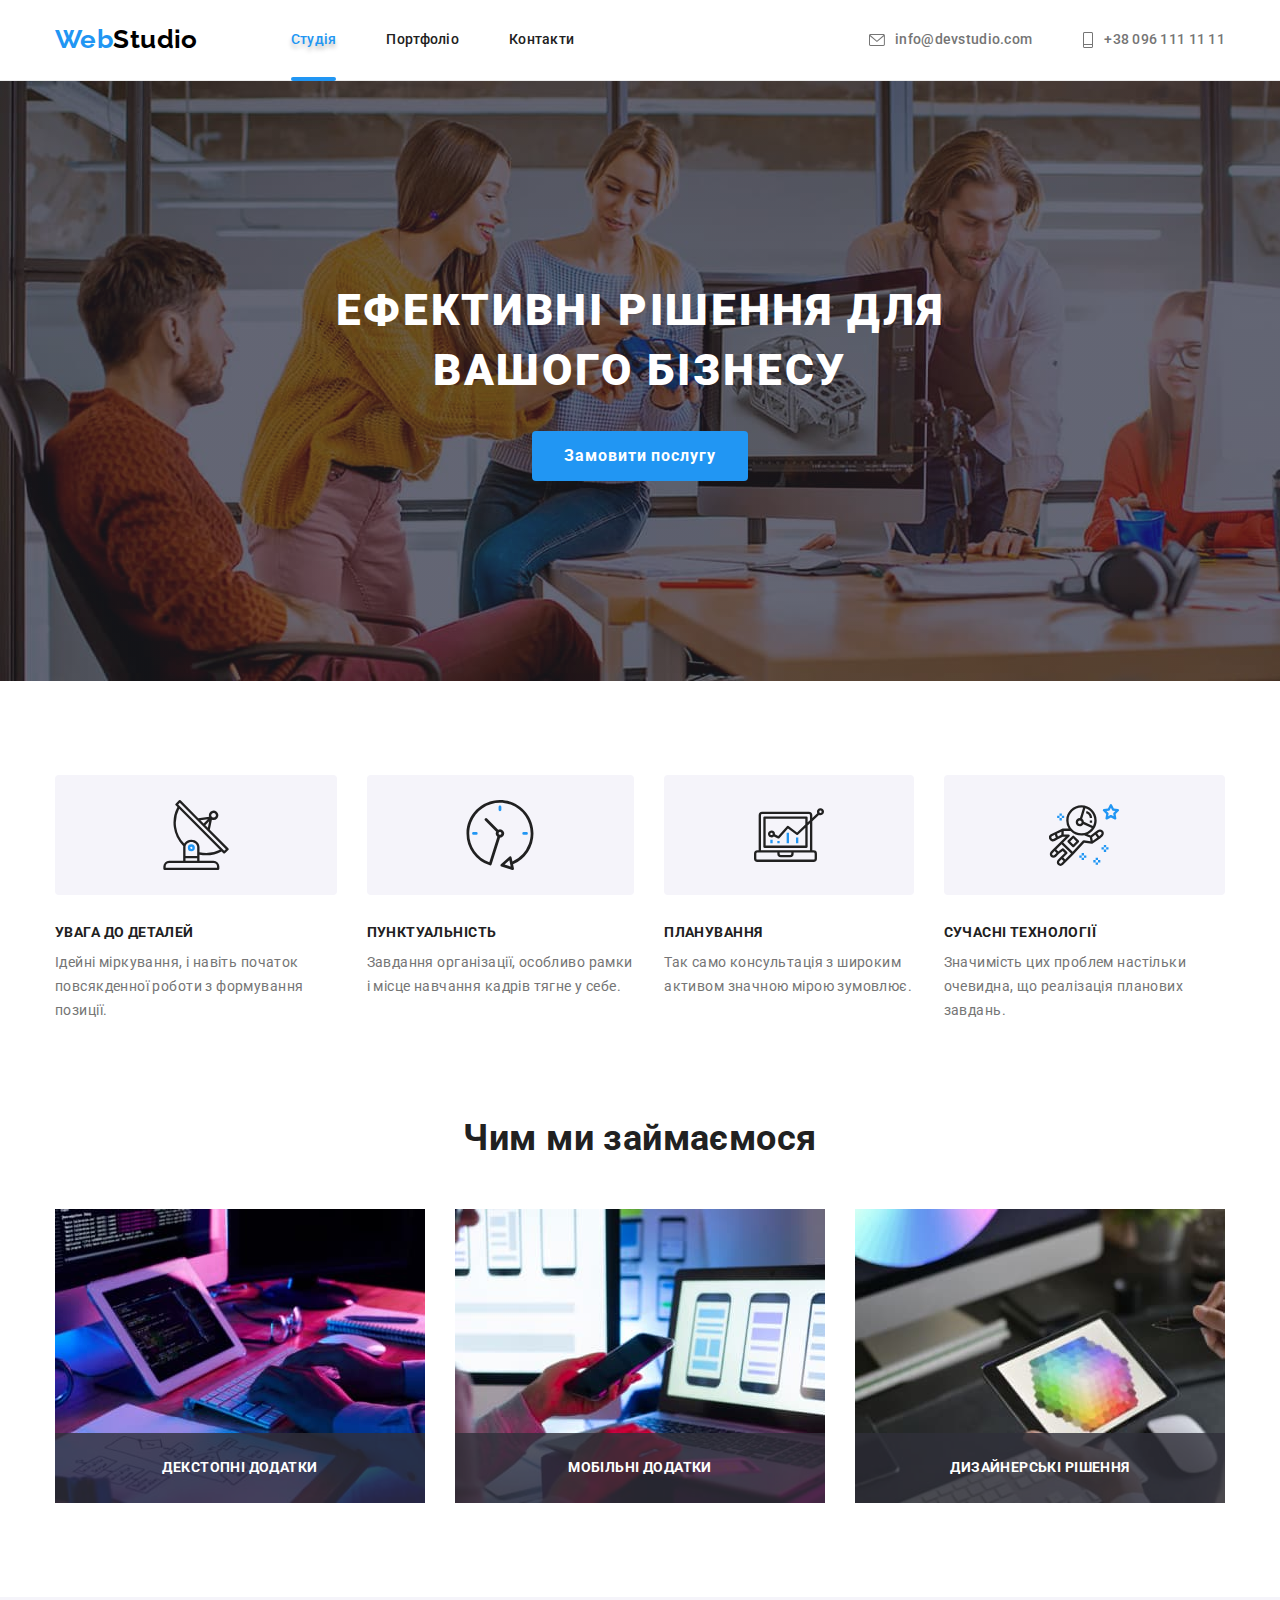
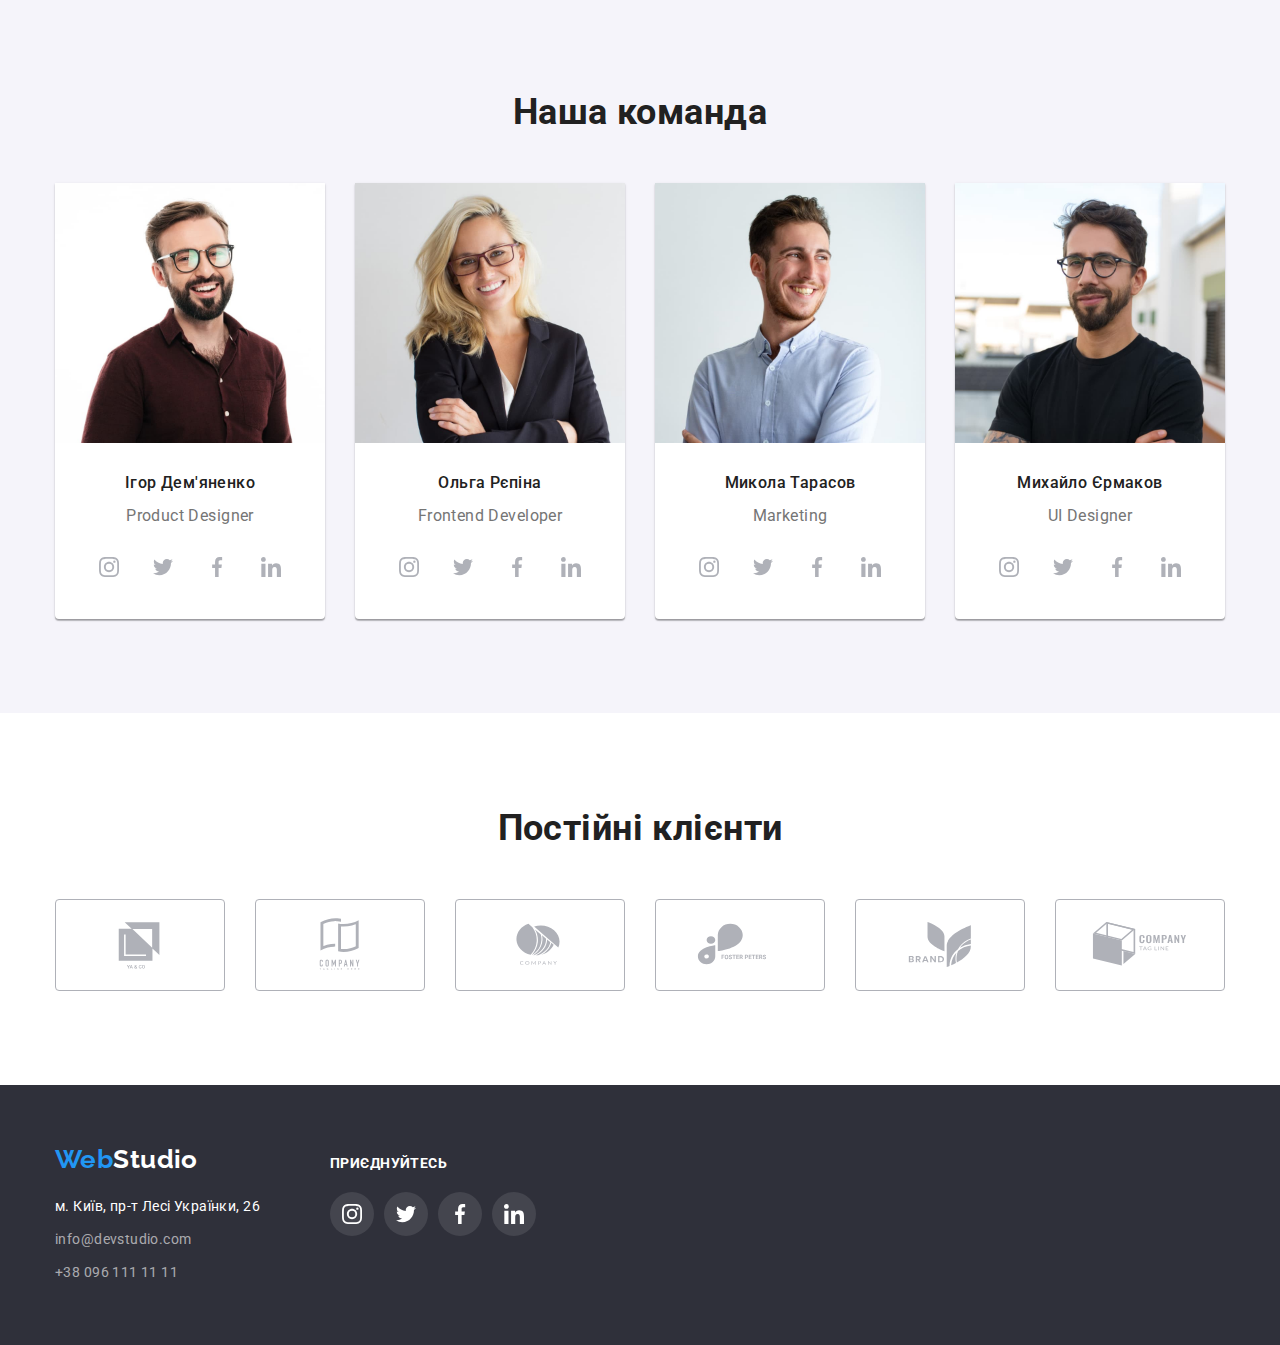
<file: index.html>
<!DOCTYPE html>
<html lang="uk">
<head>
    <meta charset="UTF-8">
    <meta http-equiv="X-UA-Compatible" content="IE=edge">
    <meta name="viewport" content="width=device-width, initial-scale=1.0">
    <title>WebStudio</title>
    <link rel="preconnect" href="https://fonts.googleapis.com">
    <link rel="preconnect" href="https://fonts.gstatic.com" crossorigin>
    <link href="https://fonts.googleapis.com/css2?family=Raleway:wght@700&family=Roboto:wght@400;500;700;900&display=swap" rel="stylesheet">
    <link rel="stylesheet" href="https://cdn.jsdelivr.net/npm/modern-normalize@1.1.0/modern-normalize.min.css">
    <link rel="stylesheet" href="./css/styles.css">
</head>
<body>
    <header class="page-header">
        <div class="container page-header-container">
            <a class="logo link" href="./index.html">Web<span class="accent">Studio</span></a>
            <nav class="menu">
                <ul class="list menu-container">
                    <li class="menu-list"><a class="menu-link link current" href="./index.html">Студія</a></li>
                    <li class="menu-list"><a class="menu-link link" href="./portfolio.html">Портфоліо</a></li>          
                    <li class="menu-list"><a class="menu-link link" href="">Контакти</a></li>
                </ul>
            </nav>
            <ul class="list contact link-container">
                <li class="header-contact-list"><a class="link header-contact" href="mailto:info@devstudio.com">
                    <svg class="header-svg" aria-label="конверт" width="16" height="12">
                        <use href="./images/symbol-defs.svg#icon-envelope" ></use>
                    </svg>
                    info@devstudio.com</a>
                </li>
                <li class="header-contact-list"><a class="link header-contact" href="tel:+380961111111">
                    <svg class="header-svg" aria-label="телефон" width="12" height="16">
                        <use href="./images/symbol-defs.svg#icon-Vector" ></use>
                    </svg>
                    +38 096 111 11 11</a>
                </li>
            </ul>
        </div>
    
    </header>

    <main>

        <section class="main-section">
            <div class="container hero">
                <h1 class="main-tittle">Ефективні рішення для вашого бізнесу</h1>
                <button class="modal-open-btn" type="button" data-modal-open>Замовити послугу</button>
            </div>
        </section>
        <section class="section-features section">
            <div class="container">
                <h2 class="visually-hidden">Наші особливості</h2>
                <ul class="list main-section-container">
                    <li class="card-features">
                        <div class="feachers-icon-bg">
                        <svg aria-label="антена" class="feachers-icon" width="270" hight="120">
                            <use href="./images/symbol-defs.svg#icon-antenna"></use>
                        </svg>
                        </div>
                        <h3 class="section-tittle">Увага до деталей</h3>
                        <p class="description-tittle">Ідейні міркування, i навіть початок повсякденної роботи з формування позиції.</p>
                    </li>
                    <li class="card-features">
                        <div class="feachers-icon-bg">
                        <svg aria-label="годинник" class="feachers-icon" width="270" hight="120">
                            <use href="./images/symbol-defs.svg#icon-clock"></use>
                        </svg>
                        </div>
                        <h3 class="section-tittle">Пунктуальність</h3>
                        <p class="description-tittle">Завдання організації, особливо рамки i місце навчання кадрів тягне у себе.</p>
                    </li>
                    <li class="card-features">
                        <div class="feachers-icon-bg">
                            <svg aria-label="годинник" class="feachers-icon" width="270" hight="120">
                                <use href="./images/symbol-defs.svg#icon-diagram"></use>
                            </svg>
                            </div>
                        <h3 class="section-tittle">Планування</h3>
                        <p class="description-tittle">Так само консультація з широким активом значною мірою зумовлює.</p>
                    </li>
                    <li class="card-features">
                        <div class="feachers-icon-bg">
                            <svg aria-label="годинник" class="feachers-icon" width="270" hight="120">
                                <use href="./images/symbol-defs.svg#icon-astronaut"></use>
                            </svg>
                            </div>
                        <h3 class="section-tittle">Сучасні технології</h3>
                        <p class="description-tittle">Значимість цих проблем настільки очевидна, що реалізація планових завдань.</p>
                    </li>
            
                </ul>
             </div>
        </section>
        <section class="section-business section">
            <div class="container">
                <h2 class="main-subtittle">Чим ми займаємося</h2>
                <ul class="list section-business-container">
                    <li class="business-card"><img src="./images/img1.jpg" alt="write program" width="370" height="294">
                        <p class="section-tittle-card">Декстопні додатки</p>
                    </li>
                    <li class="business-card"><img src="./images/img2.jpg" alt="write mobil program" width="370" height="294">
                        <p class="section-tittle-card">Мобільні додатки</p>
                    </li>
                    <li class="business-card"><img src="./images/img3.jpg" alt="tape pictures" width="370" height="294">
                        <p class="section-tittle-card">Дизайнерські рішення</p>
                    </li>
                </ul>
             </div>
        </section>
        <section class="section-team section">
            <div class="container">
                <h2 class="main-subtittle">Наша команда</h2>
                <ul class="list section-team-container">
                    <li class="card">
                        <img src="./images/foto1.jpg" alt="Product Designer" width="270" height="260">
                        <div class="card-tittle">
                            <h3 class="name-tittle">Ігор Дем'яненко</h3>
                            <p class="description-tittle-team">Product Designer</p>
                            <ul class="social-list">
                                <li class="social-list-item list">
                                    <a href="" class="social-list-link">
                                        <svg aria-label="iконка інстаграм" class="social-list-icon" width="20" height="20">
                                            <use href="./images/symbol-defs.svg#icon-instagram"></use>
                                        </svg>
                                    </a>
                                </li>
                                <li class="social-list-item list">
                                    <a href="" class="social-list-link">
                                        <svg aria-label="iконка твіттер" class="social-list-icon" width="20" height="20">
                                            <use href="./images/symbol-defs.svg#icon-twitter"></use>
                                        </svg>
                                    </a>
                                </li>
                                <li class="social-list-item list">
                                    <a href="" class="social-list-link">
                                        <svg aria-label="iконка фейсбук" class="social-list-icon" width="20" height="20">
                                            <use href="./images/symbol-defs.svg#icon-facebook"></use>
                                        </svg>
                                    </a>
                                </li>
                                <li class="social-list-item list">
                                    <a href="" class="social-list-link">
                                        <svg aria-label="iконка лінкедін" class="social-list-icon" width="20" height="20">
                                            <use href="./images/symbol-defs.svg#icon-linkedin"></use>
                                        </svg>
                                    </a>
                                </li>
                            </ul>
                        </div>
                    </li>
                    <li class="card">
                        <img src="./images/foto2.jpg" alt="Frontend Developer" width="270" height="260">
                        <div class="card-tittle">
                            <h3 class="name-tittle">Ольга Рєпіна</h3>
                            <p class="description-tittle-team">Frontend Developer</p>
                            <ul class="social-list">
                                <li class="social-list-item list">
                                    <a href="" class="social-list-link">
                                        <svg aria-label="iконка інстаграм" class="social-list-icon" width="20" height="20">
                                            <use href="./images/symbol-defs.svg#icon-instagram"></use>
                                        </svg>
                                    </a>
                                   
                                </li>
                                <li class="social-list-item list">
                                    <a href="" class="social-list-link">
                                        <svg aria-label="iконка твіттер" class="social-list-icon" width="20" height="20">
                                            <use href="./images/symbol-defs.svg#icon-twitter"></use>
                                        </svg>
                                    </a>
                                    
                                </li>
                                <li class="social-list-item list">
                                    <a href="" class="social-list-link">
                                        <svg aria-label="iконка фейсбук" class="social-list-icon" width="20" height="20">
                                            <use href="./images/symbol-defs.svg#icon-facebook"></use>
                                        </svg>
                                    </a>
                                </li>
                                <li class="social-list-item list">
                                    <a href="" class="social-list-link">
                                        <svg aria-label="iконка лінкедін" class="social-list-icon" width="20" height="20">
                                            <use href="./images/symbol-defs.svg#icon-linkedin"></use>
                                        </svg>
                                    </a>
                                </li>
                            </ul>
                        </div>
                    </li>
                    <li class="card">
                        <img src="./images/foto3.jpg" alt="Marketing" width="270" height="260">
                        <div class="card-tittle">
                            <h3 class="name-tittle">Микола Тарасов</h3>
                            <p class="description-tittle-team">Marketing</p>
                            <ul class="social-list">
                                <li class="social-list-item list">
                                    <a href="" class="social-list-link">
                                        <svg aria-label="iконка інстаграм" class="social-list-icon" width="20" height="20">
                                            <use href="./images/symbol-defs.svg#icon-instagram"></use>
                                        </svg>
                                    </a>
                                </li>
                                <li class="social-list-item list">
                                    <a href="" class="social-list-link">
                                        <svg aria-label="iконка твіттер" class="social-list-icon" width="20" height="20">
                                            <use href="./images/symbol-defs.svg#icon-twitter"></use>
                                        </svg>
                                    </a>
                                </li>
                                <li class="social-list-item list">
                                    <a href="" class="social-list-link">
                                        <svg aria-label="iконка фейсбук" class="social-list-icon" width="20" height="20">
                                            <use href="./images/symbol-defs.svg#icon-facebook"></use>
                                        </svg>
                                    </a>
                                </li>
                                <li class="social-list-item list">
                                    <a href="" class="social-list-link">
                                        <svg aria-label="iконка лінкедін" class="social-list-icon" width="20" height="20">
                                            <use href="./images/symbol-defs.svg#icon-linkedin"></use>
                                        </svg>
                                    </a>
                                </li>
                            </ul>
                        </div>
                    </li>
                    <li class="card">
                        <img src="./images/foto4.jpg" alt="UI Designer" width="270" height="260">
                        <div class="card-tittle">
                            <h3 class="name-tittle">Михайло Єрмаков</h3>
                            <p class="description-tittle-team">UI Designer</p>
                            <ul class="social-list">
                                <li class="social-list-item list">
                                    <a href="" class="social-list-link">
                                        <svg aria-label="iконка інстаграм" class="social-list-icon" width="20" height="20">
                                            <use href="./images/symbol-defs.svg#icon-instagram"></use>
                                        </svg>
                                    </a>
                                </li>
                                <li class="social-list-item list">
                                    <a href="" class="social-list-link">
                                        <svg aria-label="iконка твіттер" class="social-list-icon" width="20" height="20">
                                            <use href="./images/symbol-defs.svg#icon-twitter"></use>
                                        </svg>
                                    </a>
                                </li>
                                <li class="social-list-item list">
                                    <a href="" class="social-list-link">
                                        <svg aria-label="iконка фейсбук" class="social-list-icon" width="20" height="20">
                                            <use href="./images/symbol-defs.svg#icon-facebook"></use>
                                        </svg>
                                    </a>
                                </li>
                                <li class="social-list-item list">
                                    <a href="" class="social-list-link">
                                        <svg aria-label="iконка лінкедін" class="social-list-icon" width="20" height="20">
                                            <use href="./images/symbol-defs.svg#icon-linkedin"></use>
                                        </svg>
                                    </a>
                                </li>
                            </ul>
                        </div>
                    </li>
                </ul>
            </div>

        </section>
        <section class="clients">
            <div class="container">
                <h2 class="main-subtittle">Постійні клієнти</h2>
                <ul class="clients-list">
                    <li class="clients-list-items list">
                        <a href="" class="clients-link">
                            <svg aria-label="iконка компанії" class="clients-icon" width="106" height="60">
                                <use href="./images/symbol-defs.svg#icon-Logo1"></use>
                            </svg>
                        </a>
                    </li>
                    <li class="clients-list-items list">
                        <a href="" class="clients-link">
                            <svg aria-label="iконка компанії" class="clients-icon" width="106" height="60">
                                <use href="./images/symbol-defs.svg#icon-Logo2"></use>
                            </svg>
                        </a>
                    </li>
                    <li class="clients-list-items list">
                        <a href="" class="clients-link">
                            <svg aria-label="iконка компанії" class="clients-icon" width="106" height="60">
                                <use href="./images/symbol-defs.svg#icon-Logo3"></use>
                            </svg>
                        </a>
                    </li>
                    <li class="clients-list-items list">
                        <a href="" class="clients-link">
                            <svg aria-label="iконка компанії" class="clients-icon" width="106" height="60">
                                <use href="./images/symbol-defs.svg#icon-Logo4"></use>
                            </svg>
                        </a>
                    </li>
                    <li class="clients-list-items list">
                        <a href="" class="clients-link">
                            <svg aria-label="iконка компанії" class="clients-icon" width="106" height="60">
                                <use href="./images/symbol-defs.svg#icon-Logo5"></use>
                            </svg>
                        </a>
                    </li>
                    <li class="clients-list-items list">
                        <a href="" class="clients-link">
                            <svg aria-label="iконка твіттер" class="clients-icon" width="106" height="60">
                                <use href="./images/symbol-defs.svg#icon-Logo6"></use>
                            </svg>
                        </a>
                    </li>
                </ul>
             </div>
        </section>

    </main>
    <footer class="footer">
        <div class="container container-footer">
            <div>
                <a class="logo-footer link" href="./index.html">Web<span class="accent-footer">Studio</span></a> 
                <address>
                    <ul class="list footer-info">
                        <li class="footer-list">
                            <a class="link footer-contact adress" href="https://goo.gl/maps/4YE3UZRUdWoqffig9" target="_blank" rel="noopener noreferrer nofollow">м. Київ, пр-т Лесі Українки, 26</a> 
                        </li>
                        <li class="footer-list">
                            <a class="link footer-contact" href="mailto:info@devstudio.com">info@devstudio.com</a>
                        </li>
                        <li class="footer-list">
                            <a class="link footer-contact" href="tel:+380961111111">+38 096 111 11 11</a>
                        </li>
            
                    </ul>    
                </address>
            </div>
            <div>
                <h2 class="name-tittle-footer">ПРИЄДНУЙТЕСЬ</h2>
                <ul class="social-list-footer">
                    <li class="social-list-item-footer list">
                        <a href="" class="social-list-link-footer">
                            <svg aria-label="iконка інстаграм" class="social-list-icon-footer" width="20" height="20">
                                <use href="./images/symbol-defs.svg#icon-instagram"></use>
                            </svg>
                        </a>
                    </li>
                    <li class="social-list-item-footer list">
                        <a href="" class="social-list-link-footer">
                            <svg aria-label="iконка твіттер" class="social-list-icon-footer" width="20" height="20">
                                <use href="./images/symbol-defs.svg#icon-twitter"></use>
                            </svg>
                        </a>
                    </li>
                    <li class="social-list-item-footer list">
                        <a href="" class="social-list-link-footer">
                            <svg aria-label="iконка фейсбук" class="social-list-icon-footer" width="20" height="20">
                                <use href="./images/symbol-defs.svg#icon-facebook"></use>
                            </svg>
                        </a>
                    </li>
                    <li class="social-list-item-footer list">
                        <a href="" class="social-list-link-footer">
                            <svg aria-label="iконка лінкедін" class="social-list-icon-footer" width="20" height="20">
                                <use href="./images/symbol-defs.svg#icon-linkedin"></use>
                            </svg>
                        </a>
                    </li>
                </ul>
            </div>

        </div>
        
    </footer>
    <div class="backdrop is-hidden" data-modal>
        <div class="modal">
          <button type="button" class="modal-close-btn" data-modal-close>
            <svg class="modal-close-icon" width="18" height="18">
              <use href="./images/symbol-defs.svg#icon-close"></use>
            </svg>
          </button>
        </div>
      </div>
   <script src="./js/modal.js"></script>
</body>
</html>
</file>
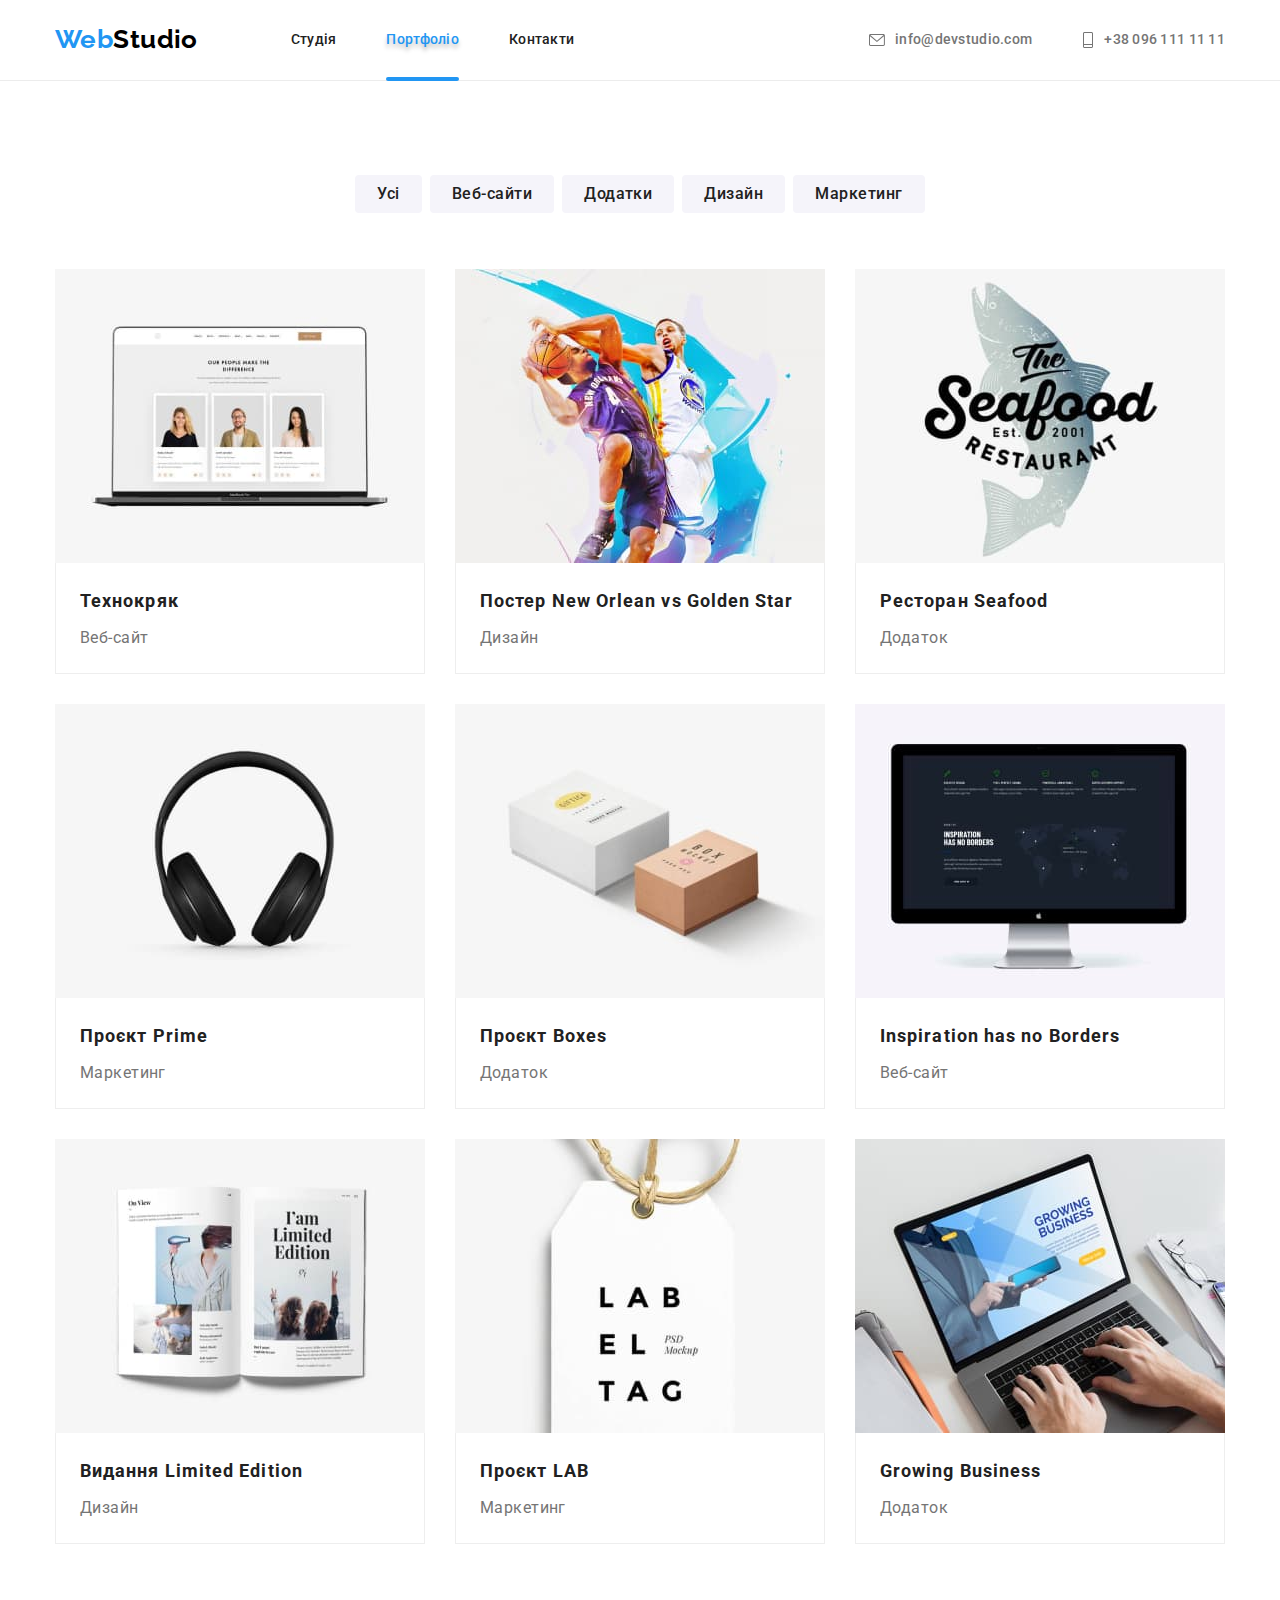
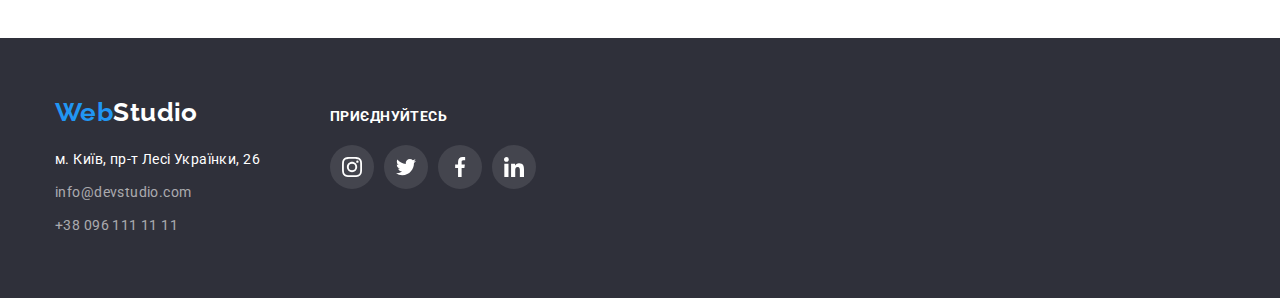
<file: portfolio.html>
<!DOCTYPE html>
<html lang="uk">
<head>
    <meta charset="UTF-8">
    <meta http-equiv="X-UA-Compatible" content="IE=edge">
    <meta name="viewport" content="width=device-width, initial-scale=1.0">
    <title>Portfolio</title>
    <link rel="preconnect" href="https://fonts.googleapis.com">
    <link rel="preconnect" href="https://fonts.gstatic.com" crossorigin>
    <link href="https://fonts.googleapis.com/css2?family=Raleway:wght@700&family=Roboto:wght@400;500;700;900&display=swap" rel="stylesheet">
    <link rel="stylesheet" href="https://cdn.jsdelivr.net/npm/modern-normalize@1.1.0/modern-normalize.min.css">
    <link rel="stylesheet" href="./css/styles.css">
</head>
<body>
    <header class="page-header">
        <div class="container page-header-container">
            <a class="logo link" href="./index.html">Web<span class="accent">Studio</span></a>
            <nav class="menu">
                <ul class="list menu-container">
                    <li class="menu-list"><a class="menu-link link" href="./index.html">Студія</a></li>
                    <li class="menu-list"><a class="menu-link link current" href="./portfolio.html">Портфоліо</a></li>          
                    <li class="menu-list"><a class="menu-link link" href="">Контакти</a></li>
                </ul>
            </nav>
            <ul class="list contact link-container">
                <li class="header-contact-list"><a class="link header-contact" href="mailto:info@devstudio.com">
                    <svg class="header-svg" aria-label="конверт" width="16" height="12">
                        <use href="./images/symbol-defs.svg#icon-envelope" ></use>
                    </svg>
                    info@devstudio.com</a>
                </li>
                <li class="header-contact-list"><a class="link header-contact" href="tel:+380961111111">
                    <svg class="header-svg" aria-label="телефон" width="12" height="16">
                        <use href="./images/symbol-defs.svg#icon-Vector" ></use>
                    </svg>
                    +38 096 111 11 11</a>
                </li>
            </ul>
        </div>
    
    </header>
    <main>
        <section class="section-project section">
            <div class="container">
                <h1 class="visually-hidden">Наші проєкти</h1>
                <ul class="list project-container">
                    <li>
                        <button class="change-btn" type="button">Усі</button>
                    </li>
                    <li>
                        <button class="change-btn" type="button">Веб-сайти</button>
                    </li>
                    <li>
                        <button class="change-btn" type="button">Додатки</button>
                    </li>
                    <li>
                        <button class="change-btn" type="button">Дизайн</button>
                    </li>
                    <li>
                        <button class="change-btn" type="button">Маркетинг</button>  
                    </li>
                </ul>

                <ul class="list project-container-work">
                    <li class="card-work">
                        <a class="link card-work-link" href="" target="_blank"> 
                            <div class="overlay-thumb">
                                <img src="./images/imgp1.jpg" alt="Веб-сайт" width="370" height="294">
                                <p class="overlay">Ресурс пропонує комплексні пропозиції з різним рівнем функціоналу та сервісів. Все це дозволить відвідувачу отримати вичерпні відомості про компанію чи приватну особу.</p>
                            </div>
                            <div class="link-border">
                                <h2 class="name-project">Технокряк</h2>
                                <p class="description-subtittle">Веб-сайт</p>
                            </div>
                        </a>
                    </li>
                    <li class="card-work">
                        <a class="link card-work-link" href="" target="_blank"> 
                            <div class="overlay-thumb">
                                <img src="./images/imgp2.jpg" alt="Дизайн" width="370" height="294" >
                                <p class="overlay">Ресурс пропонує комплексні пропозиції з різним рівнем функціоналу та сервісів. Все це дозволить відвідувачу отримати вичерпні відомості про компанію чи приватну особу.</p>
                            </div>
                            <div class="link-border">
                                <h2 class="name-project">Постер New Orlean vs Golden Star</h2>
                                <p class="description-subtittle">Дизайн</p>
                            </div>
                        </a>
                    </li>
                    <li class="card-work">  
                        <a class="link card-work-link" href="" target="_blank"> 
                            <div class="overlay-thumb">
                                <img src="./images/imgp3.jpg" alt="Додаток" width="370" height="294" >
                                <p class="overlay">Ресурс пропонує комплексні пропозиції з різним рівнем функціоналу та сервісів. Все це дозволить відвідувачу отримати вичерпні відомості про компанію чи приватну особу.</p>
                            </div>
                            <div class="link-border">
                                <h2 class="name-project">Ресторан Seafood</h2>
                                <p class="description-subtittle">Додаток</p>
                            </div>
                        </a>
                    </li>
                    <li class="card-work">
                        <a class="link card-work-link" href="" target="_blank"> 
                            <div class="overlay-thumb">
                                <img src="./images/imgp4.jpg" alt="Маркетинг" width="370" height="294">
                                <p class="overlay">Ресурс пропонує комплексні пропозиції з різним рівнем функціоналу та сервісів. Все це дозволить відвідувачу отримати вичерпні відомості про компанію чи приватну особу.</p>
                            </div>
                            <div class="link-border">
                                <h2 class="name-project">Проєкт Prime</h2>
                                <p class="description-subtittle">Маркетинг</p>
                            </div>
                        </a>
                    </li>
                    <li class="card-work">
                        <a class="link card-work-link" href="" target="_blank">
                            <div class="overlay-thumb">
                                <img src="./images/imgp5.jpg" alt="Додаток" width="370" height="294">
                                <p class="overlay">Ресурс пропонує комплексні пропозиції з різним рівнем функціоналу та сервісів. Все це дозволить відвідувачу отримати вичерпні відомості про компанію чи приватну особу.</p>
                            </div>
                            <div class="link-border">
                                <h2 class="name-project">Проєкт Boxes</h2>
                                <p class="description-subtittle">Додаток</p>
                            </div>
                        </a>
                    </li>
                    <li class="card-work"> 
                        <a class="link card-work-link" href="" target="_blank"> 
                            <div class="overlay-thumb">
                                <img src="./images/imgp6.jpg" alt="Веб-сайт" width="370" height="294">
                                <p class="overlay">Ресурс пропонує комплексні пропозиції з різним рівнем функціоналу та сервісів. Все це дозволить відвідувачу отримати вичерпні відомості про компанію чи приватну особу.</p>
                            </div>
                            <div class="link-border">
                                <h2 class="name-project">Inspiration has no Borders</h2>
                                <p class="description-subtittle">Веб-сайт</p>
                            </div>
                        </a>
                    </li>
                    <li class="card-work">
                        <a class="link card-work-link" href="" target="_blank">
                            <div class="overlay-thumb">
                                <img src="./images/imgp7.jpg" alt="Дизайн" width="370" height="294">
                                <p class="overlay">Ресурс пропонує комплексні пропозиції з різним рівнем функціоналу та сервісів. Все це дозволить відвідувачу отримати вичерпні відомості про компанію чи приватну особу.</p>
                            </div>
                            <div class="link-border">
                                <h2 class="name-project">Видання Limited Edition</h2>
                                <p class="description-subtittle">Дизайн</p>
                            </div>
                        </a> 
                    </li>
                    <li class="card-work">
                        <a class="link card-work-link" href="" target="_blank">
                            <div class="overlay-thumb">
                                <img src="./images/imgp8.jpg" alt="Маркетинг" width="370" height="294">
                                <p class="overlay">Ресурс пропонує комплексні пропозиції з різним рівнем функціоналу та сервісів. Все це дозволить відвідувачу отримати вичерпні відомості про компанію чи приватну особу.</p>
                            </div>
                            <div class="link-border">
                                <h2 class="name-project">Проєкт LAB</h2>
                                <p class="description-subtittle">Маркетинг</p>
                            </div>
                        </a>
                    </li>
                    <li class="card-work">
                        <a class="link card-work-link" href="" target="_blank"> 
                            <div class="overlay-thumb">
                                <img src="./images/imgp9.jpg" alt="Додаток" width="370" height="294">
                                <p class="overlay">Ресурс пропонує комплексні пропозиції з різним рівнем функціоналу та сервісів. Все це дозволить відвідувачу отримати вичерпні відомості про компанію чи приватну особу.</p>
                            </div>
                            <div class="link-border">
                                <h2 class="name-project">Growing Business</h2>
                                <p class="description-subtittle">Додаток</p>
                            </div>
                        </a>
                    </li>
                </ul>
            </div>
        </section>
    </main>
    <footer class="footer">
        <div class="container container-footer">
            <div>
                <a class="logo-footer link" href="./index.html">Web<span class="accent-footer">Studio</span></a> 
                <address>
                    <ul class="list footer-info">
                        <li class="footer-list">
                            <a class="link footer-contact adress" href="https://goo.gl/maps/4YE3UZRUdWoqffig9" target="_blank" rel="noopener noreferrer nofollow">м. Київ, пр-т Лесі Українки, 26</a> 
                        </li>
                        <li class="footer-list">
                            <a class="link footer-contact" href="mailto:info@devstudio.com">info@devstudio.com</a>
                        </li>
                        <li class="footer-list">
                            <a class="link footer-contact" href="tel:+380961111111">+38 096 111 11 11</a>
                        </li>
            
                    </ul>    
                </address>
            </div>
            <div>
                <h2 class="name-tittle-footer">ПРИЄДНУЙТЕСЬ</h2>
                <ul class="social-list-footer">
                    <li class="social-list-item-footer list">
                        <a href="" class="social-list-link-footer">
                            <svg aria-label="iконка інстаграм" class="social-list-icon-footer" width="20" height="20">
                                <use href="./images/symbol-defs.svg#icon-instagram"></use>
                            </svg>
                        </a>
                    </li>
                    <li class="social-list-item-footer list">
                        <a href="" class="social-list-link-footer">
                            <svg aria-label="iконка твіттер" class="social-list-icon-footer" width="20" height="20">
                                <use href="./images/symbol-defs.svg#icon-twitter"></use>
                            </svg>
                        </a>
                    </li>
                    <li class="social-list-item-footer list">
                        <a href="" class="social-list-link-footer">
                            <svg aria-label="iконка фейсбук" class="social-list-icon-footer" width="20" height="20">
                                <use href="./images/symbol-defs.svg#icon-facebook"></use>
                            </svg>
                        </a>
                    </li>
                    <li class="social-list-item-footer list">
                        <a href="" class="social-list-link-footer">
                            <svg aria-label="iконка лінкедін" class="social-list-icon-footer" width="20" height="20">
                                <use href="./images/symbol-defs.svg#icon-linkedin"></use>
                            </svg>
                        </a>
                    </li>
                </ul>
            </div>

        </div>


    </footer>


    
</body>
</html>
</file>
<file: css/styles.css>
:root {
    --primery-text-color: #212121;
    --secondery-text-color: #757575;
    --accent-color: #2196F3;
    --background-footer-color: #2F303A;
    --background-team-color: #F5F4FA;
    --main-letter-color: #FFFFFF;
    --logo-color: #000000;
    --letter-color: rgba(255, 255, 255, 0.6);
    --background-btn-color: #188CE8;
    --primary-font: 'Roboto', sans-serif;
    --secondary-font:'Raleway', sans-serif;
    --icon-color: #AFB1B8;
}
/* Общие настройки */
body {
    color: var(--primery-text-color) ;
    background-color:var(--main-letter-color) ;
    font-family: var(--primary-font);
    font-size: 14px;
    letter-spacing: 0.03em;
}
h1, h2, h3, p {
    margin-top: 0;
    margin-bottom: 0;
}
ul, ol {
    margin-top: 0;
    margin-bottom: 0;
    padding-left: 0;
    padding-inline-start: 0;
}
.list {
    list-style: none;
}
.link {
    text-decoration: none;

}
.accent {
    color: var(--logo-color);
}
.accent-footer {
    color: var(--main-letter-color);
}
img {
    display: block;
    max-width: 100%;
    height: auto;
}
address {
    font-style: normal;
    margin-top: 20px;
}
button {
    cursor: pointer;
    display: block;
    margin: 0 auto;
    border: none;
    border-radius: 4px;
}

section {
    padding-top: 94px;
    padding-bottom: 94px;
}
.section-business {
    padding-top: 0;
}
.container {
   width: 1200px;
   margin-left: auto;
   margin-right: auto;
   padding-left: 15px;
   padding-right: 15px;
}

/*  header*/
.page-header-container {
    display: flex;
    align-items: center;
    height: 80px;
   
}
.page-header {
    border-bottom: 1px solid #ECECEC;
}
.menu-container {
    display: flex;
    gap: 50px;  
}
.link-container {
    display: flex;
    gap: 50px;
    margin-left: auto;

}
.logo {
    margin-right: 93px;
    color:var(--accent-color) ;
    font-family: var(--secondary-font); 
    font-weight: 700;
    font-size: 26px;
    line-height: 1.14;
}

.menu-link { 
    position: relative;
    font-style: 500;
    font-weight: 500;
    line-height: 1.14;
    letter-spacing: 0.02em;
    color: var(--primery-text-color);
}
.menu-link.current::after {
    position: absolute;
    left: 0;
    bottom: -1px;
    content: "";
    display: block;
    width: 100%;
    height: 4px;
    border-radius: 2px;
    background-color: var(--accent-color);
}
.menu .link {
    display: block;
    padding-top: 32px;
    padding-bottom: 32px;
    transition: color 250ms cubic-bezier(0.4, 0, 0.2, 1);
}
.contact .link {
    font-weight: 500;
    line-height: 1.14;
    letter-spacing: 0.02em; 
    color: var(--secondery-text-color);
    padding: 32px 0;
    transition: color 250ms cubic-bezier(0.4, 0, 0.2, 1);
}
.contact .link:hover,
.contact .link:focus {
    color:var(--accent-color);
}
.menu .link:hover,
.menu .link:focus {
    color: var(--accent-color); 
}
.current {
    color: var(--accent-color);
    text-shadow: 0px 4px 4px rgba(0, 0, 0, 0.25);
}
.header-contact {
    display: flex;
    justify-content: center;
    align-items: center;
    height: inherit;
    gap: 10px;
    fill: currentColor;
    transition: fill 250ms cubic-bezier(0.4, 0, 0.2, 1);
}
.header-contact-list {
    height: 80px;
}
.header-contact:hover .header-svg,
.header-contact:focus .header-svg {
    fill: var(--accent-color);
}

/* main */
.main-section {
    background-color: var(--background-footer-color);
    text-align: center;
     height: 600px; 
     max-width: 1600px;
     margin: auto;
    padding:200px 0;
    background-image: linear-gradient(rgba(47, 48, 58, 0.4), rgba(47, 48, 58, 0.4)), url(../images/main.jpg);
    background-size: cover;
    background-repeat: no-repeat;
}
 
.main-tittle {
    width: 696px;
    margin: 0 auto;
    font-weight: 900; 
    font-size: 44px;
    line-height: 1.36;
    letter-spacing: 0.06em; 
    color:var(--main-letter-color);
    text-transform: uppercase;
}
.modal-open-btn{
    margin-top: 30px;
    padding: 10px 32px;
    border-radius: 4px;
    font-family: inherit;
    font-weight: 700;
    font-size: 16px;
    line-height: 1.9;
    letter-spacing: 0.06em;
    color: var(--main-letter-color);
    background-color: var(--accent-color);
    transition: background-color 250ms cubic-bezier(0.4, 0, 0.2, 1);
}
.modal-open-btn:hover,
.modal-open-btn:focus {
    background-color: var(--background-btn-color);
}
.visually-hidden {
    position: absolute;
    white-space: nowrap;
    width: 1px;
    height: 1px;
    overflow: hidden;
    border: 0;
    padding: 0;
    clip: rect(0 0 0 0);
    clip-path: inset(50%);
    margin: -1px;
}
.card-features {
    flex-basis: calc((100%-90)/4);
}

.card {
    flex-basis: calc((100%-90)/4);
    background: #FFFFFF;
    box-shadow: 0px 1px 3px rgba(0, 0, 0, 0.12), 0px 1px 1px rgba(0, 0, 0, 0.14), 0px 2px 1px rgba(0, 0, 0, 0.2);
    border-radius: 0px 0px 4px 4px;
}
.feachers-icon {
    height: 70px;
    width: 70px;

}
.feachers-icon-bg {
    display: flex;
    justify-content: center;
    align-items: center;
    height: 120px;
    background-color: var(--background-team-color);
    border-radius: 4px;
    
}
.business-card {
    flex-basis: calc((100%-60)/3);
    position: relative;
}
.main-section-container {
    display: flex;
    gap: 30px;
}
.section-business-container {
    display: flex;
    gap: 30px;   
}
.main-subtittle {
    text-align: center;
    margin-bottom: 50px;
    font-weight: 700;
    font-size: 36px;
    line-height: 1.17;
}
.section-team {
    background-color: var(--background-team-color);
}
.section-tittle {
    
    font-weight: 700;
    font-size: 14px;
    line-height: 1.14;
    text-transform: uppercase;
    margin-top: 30px;
}
.section-tittle-card { 
    position: absolute;
    left: 0;
    bottom: 0;
    display: flex;
    justify-content: center;
    align-items: center;
    width: 100%;
    height: 70px;
    font-weight: 700;
    line-height: 1.14;
    text-transform: uppercase; 
    color: var(--main-letter-color);
    background-color: rgba(47, 48, 58, 0.8);
    
}
.description-tittle {
    line-height: 1.71;
    color: var(--secondery-text-color);
    margin-top: 10px;
    text-align: left;
}
.description-tittle-team {
    line-height: 1.71;
    color: var(--secondery-text-color);
    font-size: 16px;
    margin-top: 10px;
    text-align: center;
}
.description-subtittle {
    line-height: 1.88;
    color: var(--secondery-text-color);
    font-size: 16px;
}
.card-tittle {
    padding: 30px 0;
    text-align: center;
}
.section-team-container {
    display: flex;
    gap: 30px;
}

.name-tittle {
    font-weight: 500;
    font-size: 16px;
    line-height: 1.19; 
    text-align: center;
}

.name-project {
    margin-bottom: 4px;
    font-weight: 700;
    font-size: 18px;
    line-height: 2;
    letter-spacing: 0.06em;
    color: var(--primery-text-color);
}

.social-list {
    display: flex;
    justify-content: center;
    gap: 10px;
    margin-top: 16px;
}
.social-list-item {
    width: 44px;
    height: 44px;
}
.social-list-link {
    display: flex;
    justify-content: center;
    align-items: center;
   height: inherit;
    border-radius: 50%;
    background-color: var(--main-letter-color);
    color: var(--icon-color);
    transition: background-color 250ms cubic-bezier(0.4, 0, 0.2, 1), color 250ms cubic-bezier(0.4, 0, 0.2, 1);
}
.social-list-icon {
    fill: currentColor;
}
.social-list-link:hover,
.social-list-link:focus {
    background-color: var(--accent-color);
    color: var(--main-letter-color);
}

.clients-list {
    display: flex;
    justify-content: center;
    align-items: center;
    gap: 30px;
}

.clients-icon {
    fill: currentColor;
}
.clients-link {
    display: flex;
    justify-content: center;
    align-items: center;
    width: 170px;
    height: 92px;;
    color: var(--icon-color);
    border: 1px solid var(--icon-color);
    border-radius: 4px;
    transition: color 250ms cubic-bezier(0.4, 0, 0.2, 1), border 250ms cubic-bezier(0.4, 0, 0.2, 1)
}

.clients-link:hover ,
.clients-link:focus {
    border:1px solid var(--accent-color);
    color: var(--accent-color);
}

/* footer */
.footer {
    background-color: var(--background-footer-color);
    padding-top: 60px;
    padding-bottom: 60px;
}
.logo-footer {
    color:var(--accent-color) ;
    font-family: var(--secondary-font); 
    font-weight: 700;
    font-size: 26px;
    line-height: 1.14;  
}
.footer-list {
    margin-top: 9px;
}
.footer-list:first-child {
    margin-top: 0px;
}
.footer-info {
    line-height: 1.71; 
    color: var(--letter-color); 
}
.footer-info .adress {
    color: var(--main-letter-color);
}
.footer-contact {
    color: var(--letter-color);
    line-height: 1.71;
    transition: color 250ms cubic-bezier(0.4, 0, 0.2, 1);
}
.footer-contact:hover,
.footer-contact:focus {
    color: var(--accent-color);
}.name-tittle-footer {
    font-weight: 700;
    font-size: 14px;
    line-height: 1.14; 
    text-align: left;
    color: var(--main-letter-color);
}
.social-list-footer {
    display: flex;
    justify-content: center;
    gap: 10px;
}
.social-list-item-footer {
    width: 44px;
    height: 44px;
}
.social-list-link-footer {
    display: flex;
    justify-content: center;
    align-items: center;
   height: inherit;
    border-radius: 50%;
    background-color: rgba(255, 255, 255, 0.1);
    color: var(--main-letter-color);
    transition: background-color 250ms cubic-bezier(0.4, 0, 0.2, 1);
}
.social-list-icon-footer {
    fill: currentColor;
}
.social-list-footer {
    margin-top: 20px;
}
.social-list-link-footer:hover,
.social-list-link-footer:focus {
    background-color: var(--accent-color);
}
.container-footer {
    display: flex;
    align-items: baseline;
    gap: 70px;
}
.backdrop {
    position: fixed;
    top: 0;
    left: 0;
    width: 100%;
    height: 100%;
    z-index: 100;
    background-color: rgba(0, 0, 0, 0.2);
    transition: opacity 250ms cubic-bezier(0.4, 0, 0.2, 1), visibility 250ms cubic-bezier(0.4, 0, 0.2, 1);
}
.backdrop.is-hidden {
    opacity: 0;
    visibility: hidden;
    pointer-events: none;
}
.modal {
    position: absolute;
    top: 50%;
    left: 50%;
    transform: translate(-50%, -50%);
    width: 528px;
    height: 578px;
    background-color: rgb(255, 255, 255);
    border-radius: 4px;
    box-shadow: 0px 4px rgba(0, 0, 0, 0.25);
  }
.modal-close-btn {
    position: absolute;
    top: 8px;
    right: 8px;
    display: flex;
    align-items: center;
    justify-content: center;
    width: 30px;
    height: 30px;
    border-radius: 50%;
    background-color: var(--main-letter-color);
    border: 1px solid var(--icon-color);
    padding: 0;
  }

/* портфолио */
.change-btn {
    padding: 6px 22px;
    font-family: inherit;
    font-weight: 500;
    font-size: 16px;
    line-height: 1.63;
    letter-spacing: 0.03em;
    background-color: var(--background-team-color);
    color: var(--primery-text-color);
    transition: background-color 250ms cubic-bezier(0.4, 0, 0.2, 1), color 250ms cubic-bezier(0.4, 0, 0.2, 1), box-shadow 250ms cubic-bezier(0.4, 0, 0.2, 1);
}
.change-btn:hover,
.change-btn:focus {
    background-color: var(--accent-color);
    color: var(--main-letter-color);
    box-shadow: 0px 3px 1px rgba(0, 0, 0, 0.1), 0px 1px 2px rgba(0, 0, 0, 0.8), 0px 2px 2px rgba(0, 0, 0, 0.12);
}

.project-container {
    display: flex;
    gap: 8px;
    justify-content: center;
    margin-bottom: 56px;
}
.project-container-work {
    display: flex;
    gap: 30px;
    flex-wrap: wrap;
}
.link-border {
    border: 1px solid #EEE; 
    border-top: none;
    padding: 20px 24px;
} 
.card-work {
    flex-basis: calc((100% - 60)/3)   
}
.card-work-link {
    display: block;
    transition: box-shadow 250ms cubic-bezier(0.4, 0, 0.2, 1);
}
.card-work-link:hover,
.card-work-link:focus {
    box-shadow: 0px 1px 1px rgba(0, 0, 0, 0.12), 0px 4px 4px rgba(0, 0, 0, 0.6), 1px 4px 6px rgba(0, 0, 0, 0.16);
}
.overlay-thumb {
    position: relative;
    overflow: hidden;
}
.overlay {
    position: absolute;
    top: 0;
    left: 0;
    width: 100%;
    height: 100%;
    padding: 63px 24px;
    background-color: rgba(33, 150, 243, 0.9);
    color: var(--main-letter-color);
    font-weight: 400;
    font-size: 18px;
    line-height: 1.55;
    overflow: auto;
    transform: translateY(100%);
    transition: transform 250ms cubic-bezier(0.4, 0, 0.2, 1);
}
.card-work-link:hover .overlay,
.card-work-link:focus .overlay {
    transform: translateY(0%);
}
</file>
